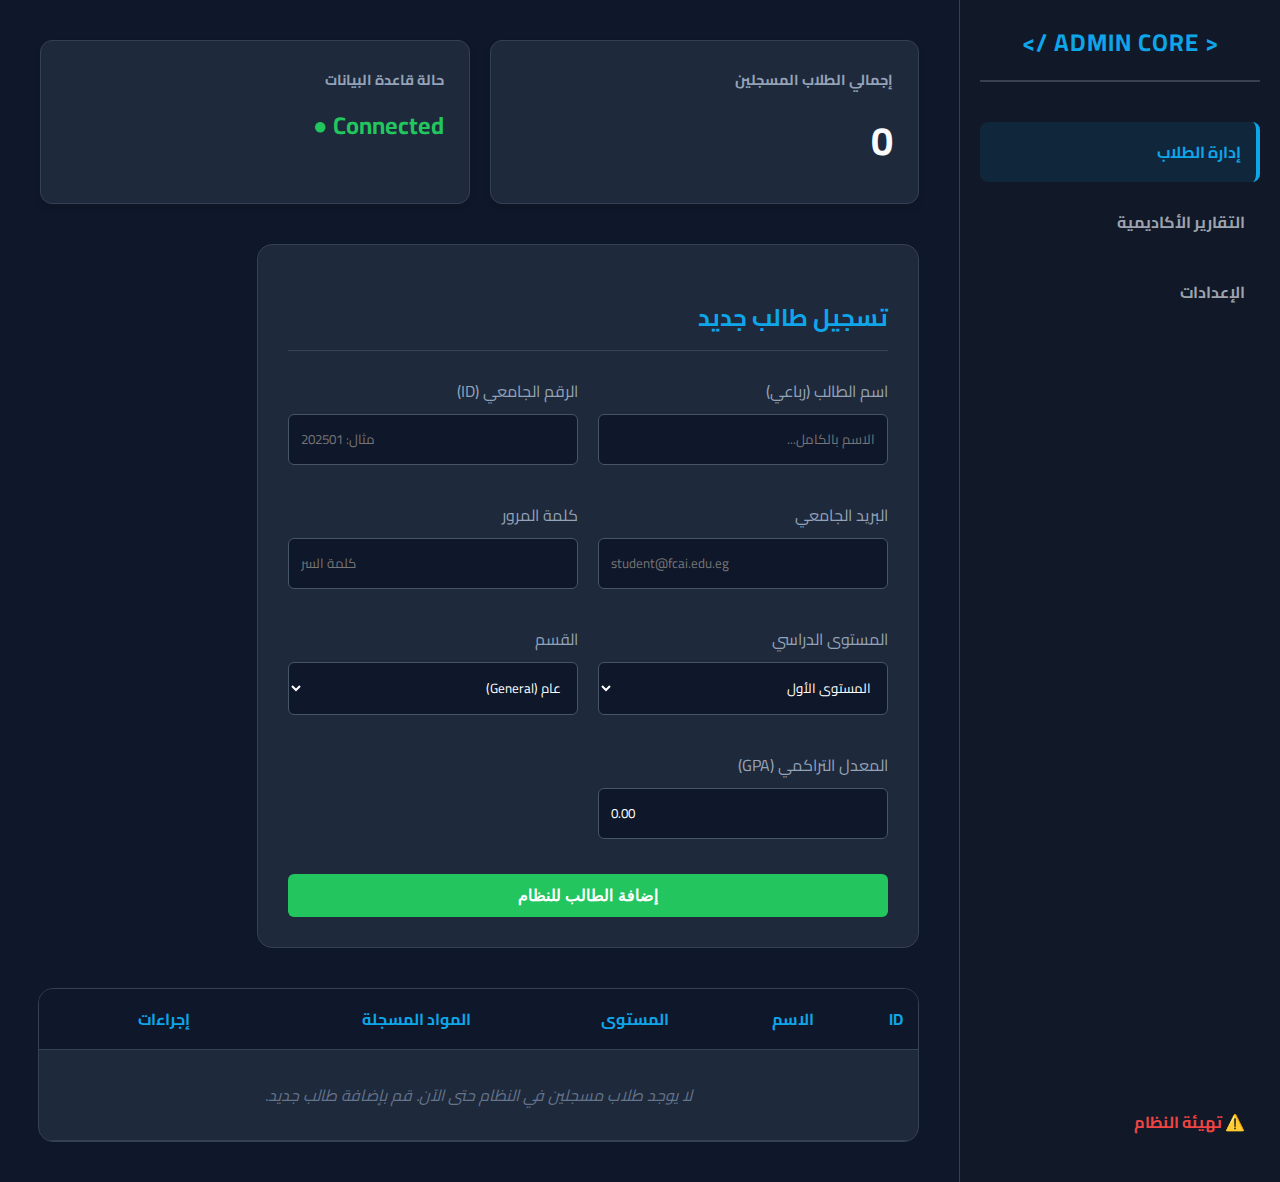
<file: admin.html>
<!DOCTYPE html>
<html lang="ar" dir="rtl">
<head>
    <meta charset="UTF-8">
    <meta name="viewport" content="width=device-width, initial-scale=1.0">
    <title>لوحة تحكم المسؤول | System Admin</title>
    <link href="https://fonts.googleapis.com/css2?family=Cairo:wght@400;700&display=swap" rel="stylesheet">
    
    <link rel="stylesheet" href="style.css">
    
    <style>
        /* --- CSS SYSTEM CORE (كما في نسختك الأصلية) --- */
        :root {
            --admin-bg: #0f172a;
            --panel-bg: #1e293b;
            --accent: #0ea5e9;
            --danger: #ef4444;
            --success: #22c55e;
            --text: #f8fafc;
        }

        body {
            font-family: 'Cairo', sans-serif;
            background-color: var(--admin-bg);
            color: var(--text);
            margin: 0;
            display: flex;
            min-height: 100vh;
            overflow-x: hidden;
        }

        /* Sidebar Styling */
        .sidebar {
            width: 280px;
            background: #111827;
            border-left: 1px solid #374151;
            padding: 20px;
            display: flex;
            flex-direction: column;
            flex-shrink: 0;
        }

        .system-logo {
            font-size: 1.5rem;
            color: var(--accent);
            font-weight: bold;
            margin-bottom: 40px;
            text-align: center;
            letter-spacing: 1px;
            border-bottom: 2px solid #374151;
            padding-bottom: 15px;
        }

        .menu-item {
            padding: 15px;
            cursor: pointer;
            border-radius: 8px;
            transition: 0.3s;
            color: #9ca3af;
            margin-bottom: 10px;
            font-weight: bold;
        }

        .menu-item:hover, .menu-item.active {
            background: rgba(14, 165, 233, 0.1);
            color: var(--accent);
            border-right: 4px solid var(--accent);
        }

        /* Main Content */
        .main-panel {
            flex: 1;
            padding: 40px;
            overflow-y: auto;
            background-color: var(--dark-bg); /* استخدام المتغير العام */
        }

        .header-stats {
            display: grid;
            grid-template-columns: repeat(auto-fit, minmax(250px, 1fr));
            gap: 20px;
            margin-bottom: 40px;
        }

        .stat-box {
            background: var(--panel-bg);
            padding: 25px;
            border-radius: 12px;
            border: 1px solid #334155;
            box-shadow: 0 4px 6px rgba(0,0,0,0.1);
        }

        .stat-box h3 { margin: 0; font-size: 0.9rem; color: #94a3b8; }
        .stat-box .number { font-size: 2.5rem; font-weight: bold; margin-top: 10px; color: var(--text); }

        /* Form Styling */
        .form-container {
            background: var(--panel-bg);
            padding: 30px;
            border-radius: 15px;
            border: 1px solid #374151;
            margin-bottom: 40px;
        }

        .form-title { margin-bottom: 25px; color: var(--accent); border-bottom: 1px solid #374151; padding-bottom: 10px; }

        .form-grid {
            display: grid;
            grid-template-columns: 1fr 1fr;
            gap: 20px;
        }

        .input-group input, .input-group select {
            width: 100%;
            padding: 12px;
            background: #0f172a;
            border: 1px solid #475569;
            color: white;
            border-radius: 6px;
            font-family: 'Cairo';
            box-sizing: border-box;
        }
        
        .ltr-input { direction: ltr; text-align: left; }

        .btn-add {
            background: var(--success);
            color: white;
            border: none;
            padding: 12px 30px;
            border-radius: 6px;
            cursor: pointer;
            font-weight: bold;
            font-size: 1rem;
            margin-top: 20px;
            width: 100%;
            transition: 0.3s;
        }
        .btn-add:hover { background: #16a34a; }

        /* Table Styling */
        .table-container {
            background: var(--panel-bg);
            border-radius: 15px;
            overflow: hidden;
            border: 1px solid #374151;
        }

        table { width: 100%; border-collapse: collapse; }
        thead { background: #0f172a; }
        
        th, td {
            padding: 15px;
            text-align: right;
            border-bottom: 1px solid #334155;
        }

        th { color: var(--accent); font-weight: bold; }
        td { color: #e2e8f0; }
        
        .empty-state {
            text-align: center;
            padding: 30px;
            color: #64748b;
            font-style: italic;
        }

        /* أزرار الإجراءات (حذف + رصد) */
        .btn-action {
            padding: 5px 12px;
            border-radius: 4px;
            cursor: pointer;
            border: 1px solid transparent;
            font-size: 0.9rem;
            margin-left: 5px;
            transition: 0.3s;
        }

        .btn-delete {
            background: rgba(239, 68, 68, 0.1);
            color: var(--danger);
            border-color: var(--danger);
        }
        .btn-delete:hover { background: var(--danger); color: white; }

        /* زر الرصد الجديد */
        .btn-grade {
            background: rgba(14, 165, 233, 0.1);
            color: var(--accent);
            border-color: var(--accent);
        }
        .btn-grade:hover { background: var(--accent); color: white; }

        /* --- تنسيقات نافذة الرصد (الجديدة) --- */
        .grading-table { width: 100%; margin-top: 15px; border-collapse: collapse; }
        .grading-table th { background: #111827; padding: 10px; color: #94a3b8; font-size: 0.9rem; }
        .grading-table td { border-bottom: 1px solid #334155; padding: 10px; }
        
        .grade-input {
            width: 80px;
            padding: 5px;
            text-align: center;
            border-radius: 4px;
            border: 1px solid #475569;
            background: #0f172a;
            color: white;
            font-weight: bold;
        }
        .grade-input:focus { border-color: var(--accent); outline: none; }

        @media (max-width: 768px) {
            body { flex-direction: column; }
            .sidebar { width: 100%; padding: 10px; }
            .form-grid { grid-template-columns: 1fr; }
            .main-panel { padding: 15px; }
            .table-container { overflow-x: auto; }
        }
    </style>
</head>
<body>

    <aside class="sidebar">
        <div class="system-logo">&lt; ADMIN CORE /&gt;</div>
        <div class="menu-item active">إدارة الطلاب</div>
        <div class="menu-item">التقارير الأكاديمية</div>
        <div class="menu-item">الإعدادات</div>
        <div class="menu-item" style="margin-top: auto; color: var(--danger);" onclick="resetSystem()">⚠️ تهيئة النظام</div>
    </aside>

    <main class="main-panel">
        
        <div class="header-stats">
            <div class="stat-box">
                <h3>إجمالي الطلاب المسجلين</h3>
                <div class="number" id="total-students">0</div>
            </div>
            <div class="stat-box">
                <h3>حالة قاعدة البيانات</h3>
                <div class="number" style="color: var(--success); font-size: 1.5rem;">Connected ●</div>
            </div>
        </div>

        <div class="form-container">
            <h2 class="form-title">تسجيل طالب جديد</h2>
            <form id="addStudentForm">
                <div class="form-grid">
                    <div class="input-group">
                        <label>اسم الطالب (رباعي)</label>
                        <input type="text" id="newName" placeholder="الاسم بالكامل..." required>
                    </div>
                    <div class="input-group">
                        <label>الرقم الجامعي (ID)</label>
                        <input type="number" id="newId" class="ltr-input" placeholder="مثال: 202501" required>
                    </div>
                    <div class="input-group">
                        <label>البريد الجامعي</label>
                        <input type="email" id="newEmail" class="ltr-input" placeholder="student@fcai.edu.eg" required>
                    </div>
                    <div class="input-group">
                        <label>كلمة المرور</label>
                        <input type="text" id="newPassword" class="ltr-input" placeholder="كلمة السر" required>
                    </div>
                    <div class="input-group">
                        <label>المستوى الدراسي</label>
                        <select id="newLevel">
                            <option value="المستوى الأول">المستوى الأول</option>
                            <option value="المستوى الثاني">المستوى الثاني</option>
                            <option value="المستوى الثالث">المستوى الثالث</option>
                            <option value="المستوى الرابع">المستوى الرابع</option>
                        </select>
                    </div>
                    <div class="input-group">
                        <label>القسم</label>
                        <select id="newDept">
                            <option value="General">عام (General)</option>
                            <option value="CS">علوم حاسب (CS)</option>
                            <option value="IS">نظم معلومات (IS)</option>
                            <option value="AI">ذكاء اصطناعي (AI)</option>
                        </select>
                    </div>
                    <div class="input-group">
                        <label>المعدل التراكمي (GPA)</label>
                        <input type="number" id="newGpa" class="ltr-input" step="0.01" placeholder="0.00" value="0.00">
                    </div>
                </div>
                <button type="submit" class="btn-add">إضافة الطالب للنظام</button>
            </form>
        </div>

        <div class="table-container">
            <table>
                <thead>
                    <tr>
                        <th>ID</th>
                        <th>الاسم</th>
                        <th>المستوى</th>
                        <th>المواد المسجلة</th> <th>إجراءات</th>
                    </tr>
                </thead>
                <tbody id="studentsTableBody">
                    </tbody>
            </table>
        </div>
    </main>

    <div id="gradingModal" class="custom-modal" style="display: none;">
        <div class="modal-content" style="width: 500px; max-width: 95%;">
            <h3 id="gradingTitle" style="color: var(--accent);">رصد الدرجات</h3>
            <p id="studentNameDisplay" style="color: #94a3b8; font-size: 0.9rem;">...</p>
            
            <div id="gradingContent">
                </div>

            <div style="margin-top: 20px; display: flex; gap: 10px;">
                <button class="modal-btn" onclick="saveGradesForStudent()">حفظ الدرجات</button>
                <button class="modal-btn" style="background: #334155;" onclick="closeGradingModal()">إلغاء</button>
            </div>
        </div>
    </div>

    <div id="alertModal" class="custom-modal">
        <div class="modal-content">
            <h3 id="modalTitle">تنبيه</h3>
            <p id="modalMessage">...</p>
            <button class="modal-btn" onclick="closeModal()">حسناً</button>
        </div>
    </div>

    <script>
        // --- System Logic ---

        const DB_KEY = 'fcai_students_db';

        // تعريف أسماء المواد للعرض فقط
        const courseNames = {
            'CS101': 'مقدمة حاسب', 'MATH1': 'رياضيات 1', 'IS201': 'نظم معلومات',
            'LOGIC': 'تفكير منطقي', 'ENG1': 'لغة إنجليزية', 'PHYS': 'فيزياء'
        };

        let currentGradingStudentId = null;

        // 1. التهيئة (بدون بيانات وهمية كما طلبت)
        function initSystem() {
            if (!localStorage.getItem(DB_KEY)) {
                localStorage.setItem(DB_KEY, JSON.stringify([])); 
            }
            renderTable();
        }

        // 2. جلب البيانات
        function getData() {
            return JSON.parse(localStorage.getItem(DB_KEY)) || [];
        }

        // 3. حفظ البيانات
        function saveData(data) {
            localStorage.setItem(DB_KEY, JSON.stringify(data));
            renderTable();
        }

        // 4. عرض الجدول (تم تحديثه لإضافة زر الرصد وعمود المواد)
        function renderTable() {
            const students = getData();
            const tbody = document.getElementById('studentsTableBody');
            const counter = document.getElementById('total-students');
            
            tbody.innerHTML = ''; 
            counter.innerText = students.length;

            if (students.length === 0) {
                tbody.innerHTML = `<tr><td colspan="5" class="empty-state">لا يوجد طلاب مسجلين في النظام حتى الآن. قم بإضافة طالب جديد.</td></tr>`;
                return;
            }

            students.forEach((student) => {
                const coursesCount = student.registeredCourses ? student.registeredCourses.length : 0;
                // عرض حالة التسجيل
                let coursesStatus = coursesCount > 0 
                    ? `<span style="color: var(--success); font-weight:bold;">${coursesCount} مواد</span>` 
                    : `<span style="color: var(--danger); font-size:0.9rem;">لم يسجل</span>`;

                const row = `
                    <tr>
                        <td class="ltr-input">${student.id}</td>
                        <td>${student.fullName}</td>
                        <td><span style="background:#334155; padding:2px 8px; border-radius:4px;">${student.level}</span></td>
                        <td>${coursesStatus}</td>
                        <td>
                            <button class="btn-action btn-grade" onclick="openGrading('${student.id}')">📝 رصد</button>
                            <button class="btn-action btn-delete" onclick="deleteStudent('${student.id}')">🗑️</button>
                        </td>
                    </tr>
                `;
                tbody.innerHTML += row;
            });
        }

        // 5. منطق فتح نافذة الرصد (جديد)
        function openGrading(id) {
            const students = getData();
            const student = students.find(s => s.id === id);
            
            // حماية: هل الطالب سجل مواد أصلاً؟
            if (!student.registeredCourses || student.registeredCourses.length === 0) {
                showModal('تنبيه', 'هذا الطالب لم يقم بتسجيل أي مواد دراسية حتى الآن!', false);
                return;
            }

            currentGradingStudentId = id;
            document.getElementById('studentNameDisplay').innerText = `الطالب: ${student.fullName}`;
            
            const container = document.getElementById('gradingContent');
            let html = `<table class="grading-table"><thead><tr><th>المادة</th><th>الدرجة (من 100)</th></tr></thead><tbody>`;
            
            const existingGrades = student.grades || {}; // جلب الدرجات القديمة لو موجودة

            student.registeredCourses.forEach(courseCode => {
                const courseName = courseNames[courseCode] || courseCode;
                const oldGrade = existingGrades[courseCode] || '';
                
                html += `
                    <tr>
                        <td>${courseName} <span style="font-size:0.8rem; color:#94a3b8;">(${courseCode})</span></td>
                        <td><input type="number" class="grade-input" id="grade_${courseCode}" value="${oldGrade}" min="0" max="100" placeholder="-"></td>
                    </tr>
                `;
            });
            html += `</tbody></table>`;
            container.innerHTML = html;

            document.getElementById('gradingModal').style.display = 'flex';
        }

        // 6. حفظ الدرجات (جديد)
        function saveGradesForStudent() {
            const students = getData();
            const index = students.findIndex(s => s.id === currentGradingStudentId);
            
            if (index !== -1) {
                const student = students[index];
                const gradesObj = {};
                let isValid = true;

                student.registeredCourses.forEach(code => {
                    const val = document.getElementById(`grade_${code}`).value;
                    if (val !== '') {
                        if(val < 0 || val > 100) isValid = false;
                        gradesObj[code] = parseInt(val);
                    }
                });

                if(!isValid) {
                    alert("الدرجة يجب أن تكون بين 0 و 100");
                    return;
                }

                student.grades = gradesObj; // حفظ الدرجات في بيانات الطالب
                
                students[index] = student;
                saveData(students);

                closeGradingModal();
                showModal('تم الحفظ', 'تم رصد الدرجات بنجاح!', true);
            }
        }

        function closeGradingModal() { document.getElementById('gradingModal').style.display = 'none'; }

        // 7. إضافة طالب (نفس كودك السابق)
        document.getElementById('addStudentForm').addEventListener('submit', function(e) {
            e.preventDefault();

            const newStudent = {
                id: document.getElementById('newId').value,
                fullName: document.getElementById('newName').value,
                email: document.getElementById('newEmail').value,
                password: document.getElementById('newPassword').value,
                level: document.getElementById('newLevel').value,
                dept: document.getElementById('newDept').value,
                gpa: document.getElementById('newGpa').value,
                registeredCourses: [], // مصفوفة فارغة للمواد
                grades: {} // كائن فارغ للدرجات
            };

            const currentData = getData();
            
            if(currentData.some(s => s.id === newStudent.id)) {
                showModal('خطأ', 'هذا الرقم الجامعي مسجل بالفعل!', false);
                return;
            }

            currentData.push(newStudent);
            saveData(currentData);
            
            showModal('تم بنجاح', 'تمت إضافة الطالب لقاعدة البيانات.', true);
            this.reset(); 
        });

        // 8. حذف طالب
        function deleteStudent(id) {
            if(confirm('هل أنت متأكد من حذف هذا السجل نهائياً؟')) {
                let data = getData();
                data = data.filter(s => s.id !== id);
                saveData(data);
                showModal('تم الحذف', 'تم حذف بيانات الطالب من النظام.', true);
            }
        }

        // 9. تهيئة النظام
        function resetSystem() {
            if(confirm('تحذير شديد: سيتم مسح جميع بيانات الطلاب! هل أنت متأكد؟')) {
                localStorage.removeItem(DB_KEY);
                location.reload();
            }
        }

        // دوال النافذة المنبثقة
        function showModal(title, message, isSuccess) {
            const modal = document.getElementById('alertModal');
            const titleElem = document.getElementById('modalTitle');
            const msgElem = document.getElementById('modalMessage');
            
            titleElem.innerText = title;
            msgElem.innerText = message;
            
            if (isSuccess) {
                titleElem.style.color = '#22c55e';
            } else {
                titleElem.style.color = '#ef4444';
            }
            modal.style.display = 'flex';
        }

        function closeModal() {
            document.getElementById('alertModal').style.display = 'none';
        }

        // تشغيل النظام
        initSystem();
    </script>
</body>
</html>
</file>
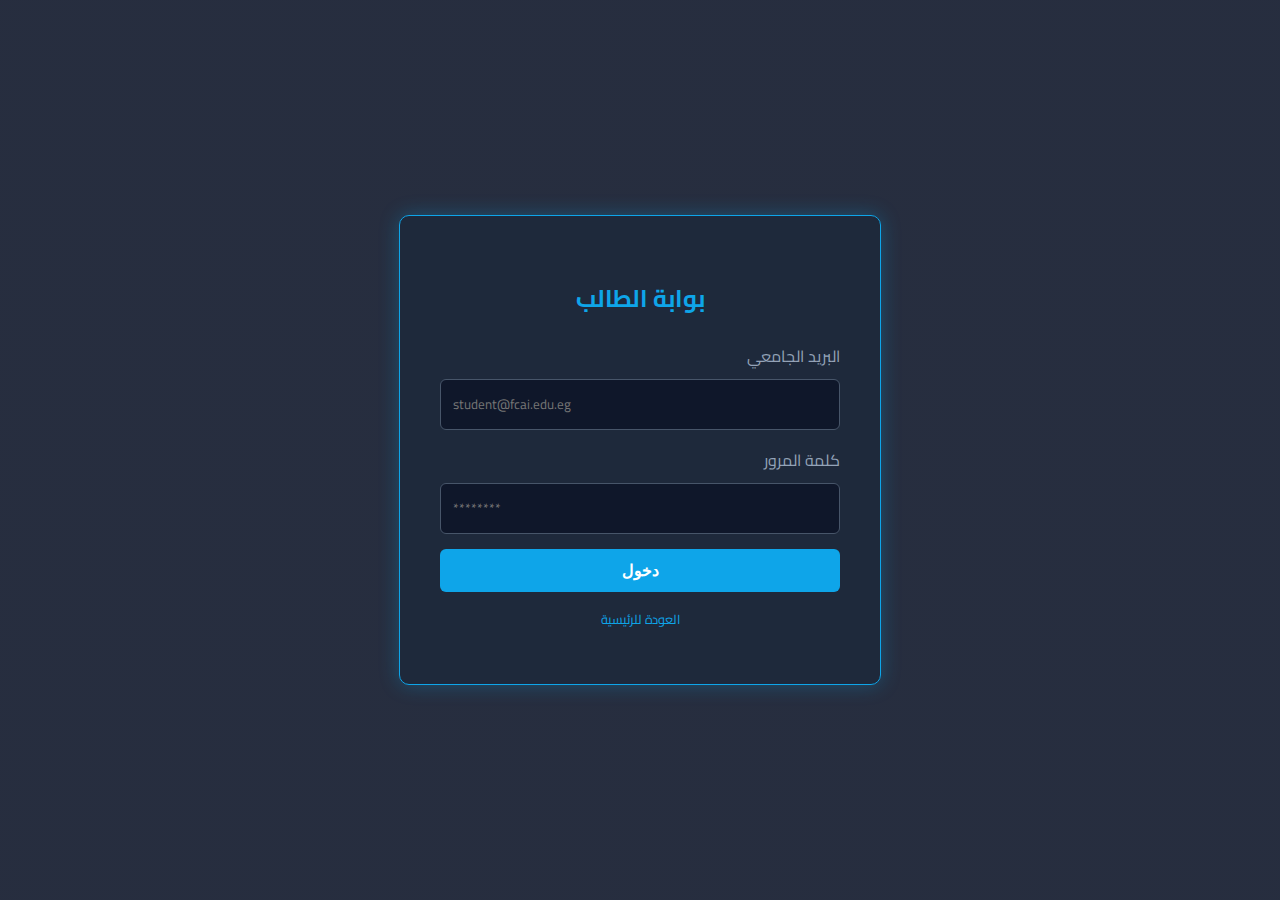
<file: dashboard.html>
<!DOCTYPE html>
<html lang="ar" dir="rtl">
<head>
    <meta charset="UTF-8">
    <meta name="viewport" content="width=device-width, initial-scale=1.0">
    <title>لوحة التحكم | FCAI Portal</title>
    <link href="https://fonts.googleapis.com/css2?family=Cairo:wght@400;700&display=swap" rel="stylesheet">
    <link rel="stylesheet" href="style.css">
    
    <style>
        /* إضافة بسيطة لإخفاء input الملفات */
        #fileInput { display: none; }
    </style>
</head>
<body>

    <div class="dashboard-container">
        <aside class="sidebar">
            <div class="user-profile">
                <div class="avatar-wrapper" onclick="triggerUpload()">
                    <img id="profileImage" class="user-avatar" src="" style="display: none;">
                    <div id="avatarLetter" class="user-avatar">?</div>
                    <div class="avatar-overlay">📷</div>
                </div>
                
                <input type="file" id="fileInput" accept="image/*" onchange="handleImageUpload(event)">

                <h3 id="display-name" style="color: white; font-size: 1rem;">...</h3>
                <span id="display-id" style="color: var(--primary-color); font-size: 0.9rem;">---</span>
            </div>
            
            <ul>
                <li><a onclick="showSection('profile')" id="btn-profile" class="active">📊 الملف الرئيسي</a></li>
                <li><a onclick="showSection('registration')" id="btn-registration">📝 تسجيل المواد</a></li>
                <li><a onclick="showSection('results')" id="btn-results">🏆 النتائج الدراسية</a></li>
                <li><a onclick="showSection('settings')" id="btn-settings">⚙️ الإعدادات</a></li>
                <li style="margin-top: 30px;"><a onclick="logout()" style="color: #ef4444;">🚪 تسجيل خروج</a></li>
            </ul>
        </aside>

        <main class="main-content">
            
            <section id="profile" class="dashboard-section active-section">
                <h1 style="margin-bottom: 20px;">أهلاً بك، <span id="welcome-name" style="color: var(--primary-color);">طالب</span></h1>
                
                <div class="stats-grid">
                    <div class="stat-card">
                        <h3>المرحلة الدراسية</h3>
                        <div class="value" id="display-level">...</div>
                    </div>
                    <div class="stat-card">
                        <h3>المعدل التراكمي (GPA)</h3>
                        <div class="value" id="display-gpa" style="color: var(--accent);">0.00</div>
                    </div>
                    <div class="stat-card">
                        <h3>المواد المسجلة</h3>
                        <div class="value" id="display-registered-count">0</div>
                    </div>
                </div>

                <div class="card" style="background: rgba(34, 197, 94, 0.1); border: 1px solid #22c55e;">
                    <h3 style="color: #22c55e;">✅ حالة الحساب</h3>
                    <p>الحساب نشط. يمكنك الآن تحديث صورتك الشخصية وتغيير كلمة المرور من الإعدادات.</p>
                </div>
            </section>

            <section id="registration" class="dashboard-section">
                <h2 style="margin-bottom: 20px; border-bottom: 1px solid #334155; padding-bottom: 10px;">تسجيل المواد (الفصل الأول)</h2>
                <div class="course-list" id="coursesContainer"></div>
                <div class="reg-footer">
                    <div class="total-hours">إجمالي الساعات: <span id="total-credits">0</span> / 18</div>
                    <button class="btn-save" onclick="saveRegistration()">حفظ التسجيل</button>
                </div>
            </section>

            <section id="results" class="dashboard-section">
                <h2 style="margin-bottom: 20px;">النتائج الدراسية</h2>
                <div id="resultsContent"></div>
            </section>

                        <section id="settings" class="dashboard-section">
                <h2 style="margin-bottom: 20px;">الإعدادات العامة</h2>
                
                <div id="settings-main-view">
                    
                    <div class="settings-menu-item" onclick="openPasswordSettings()">
                        <div class="settings-icon-wrapper">
                            <div class="settings-icon">🔒</div>
                            <div class="settings-text">
                                <h4>الأمان وكلمة المرور</h4>
                                <p>تغيير كلمة المرور وتأمين الحساب</p>
                            </div>
                        </div>
                        <div class="arrow-icon">❮</div>
                    </div>

                    <div class="settings-menu-item" onclick="alert('سيتوفر قريباً')">
                        <div class="settings-icon-wrapper">
                            <div class="settings-icon">🔔</div>
                            <div class="settings-text">
                                <h4>الإشعارات</h4>
                                <p>تخصيص تنبيهات النظام</p>
                            </div>
                        </div>
                        <div class="arrow-icon">❮</div>
                    </div>

                </div>

                <div id="password-form-view" style="display: none;">
                    
                    <button class="btn-back-settings" onclick="backToSettingsMenu()">
                        ❯ رجوع للقائمة
                    </button>

                    <div class="settings-form">
                        <h3>تغيير كلمة المرور</h3>
                        <form onsubmit="changePassword(event)">
                            <div class="form-group">
                                <label>كلمة المرور الحالية</label>
                                <input type="password" id="currentPass" placeholder="أدخل كلمة المرور الحالية" required>
                            </div>
                            <div class="form-group">
                                <label>كلمة المرور الجديدة</label>
                                <input type="password" id="newPass" placeholder="أدخل كلمة المرور الجديدة" required>
                            </div>
                            <div class="form-group">
                                <label>تأكيد كلمة المرور الجديدة</label>
                                <input type="password" id="confirmPass" placeholder="أعد كتابة كلمة المرور" required>
                            </div>
                            <button type="submit" class="btn-update">حفظ التغييرات</button>
                        </form>
                    </div>
                </div>

            </section>

                    </form>
                </div>
            </section>

        </main>
    </div>

    <div id="alertModal" class="custom-modal">
        <div class="modal-content">
            <h3 id="modalTitle">تنبيه</h3>
            <p id="modalMessage">...</p>
            <button class="modal-btn" onclick="closeModal()">حسناً</button>
        </div>
    </div>

    <script>
        const DB_KEY = 'fcai_students_db';
        let currentUser = null;

        const availableCourses = [
            { code: 'CS101', name: 'مقدمة في علوم الحاسب', credits: 3 },
            { code: 'CS102', name: 'مبادئ برمجة', credits: 3 },
            { code: 'BS101', name: 'رياضيات - 1', credits: 3 },
            { code: 'BS102', name: 'مقدمة في فيزياء', credits: 3 },
            { code: 'HM101', name: 'لغة إنجليزية (1)', credits: 2 },
            { code: 'HM102', name: 'الإبداع وريادة الأعمال', credits: 2 }
        ];

        window.onload = function() {
            loadUserData();
            renderCourses();
            renderResults();
        };

        function loadUserData() {
            const email = JSON.parse(localStorage.getItem('currentUser'))?.email;
            const allStudents = JSON.parse(localStorage.getItem(DB_KEY)) || [];
            currentUser = allStudents.find(s => s.email === email);
            if (!currentUser) { window.location.href = 'login.html'; return; }

            calculateRealGPA();

            // عرض البيانات النصية
            document.getElementById('display-name').innerText = currentUser.fullName;
            document.getElementById('welcome-name').innerText = currentUser.fullName.split(" ")[0];
            document.getElementById('display-id').innerText = "ID: " + currentUser.id;
            document.getElementById('display-level').innerText = currentUser.level;
            document.getElementById('display-gpa').innerText = currentUser.gpa || "0.00";

            // --- عرض الصورة الشخصية ---
            const imgElem = document.getElementById('profileImage');
            const letterElem = document.getElementById('avatarLetter');

            if (currentUser.profileImage) {
                // لو فيه صورة، اعرضها واخفِ الحرف
                imgElem.src = currentUser.profileImage;
                imgElem.style.display = 'block';
                letterElem.style.display = 'none';
            } else {
                // لو مفيش صورة، اعرض الحرف واخفِ الصورة
                imgElem.style.display = 'none';
                letterElem.style.display = 'flex';
                letterElem.innerText = currentUser.fullName.charAt(0);
            }
            
            const count = currentUser.registeredCourses ? currentUser.registeredCourses.length : 0;
            document.getElementById('display-registered-count').innerText = count + " مواد";
        }

        // --- دوال رفع الصورة ---
        function triggerUpload() {
            document.getElementById('fileInput').click();
        }

        function handleImageUpload(event) {
            const file = event.target.files[0];
            if (!file) return;

            // تحويل الصورة لنص (Base64) عشان نحفظها في الذاكرة
            const reader = new FileReader();
            reader.onload = function(e) {
                const base64Image = e.target.result;
                
                // تحديث المستخدم الحالي
                currentUser.profileImage = base64Image;
                
                // تحديث قاعدة البيانات
                updateDatabase(currentUser);
                
                // إعادة تحميل البيانات لعرض الصورة فوراً
                loadUserData();
                showModal('تم', 'تم تحديث الصورة الشخصية بنجاح!', true);
            };
            reader.readAsDataURL(file);
        }

        // --- دوال تغيير كلمة المرور ---
        function changePassword(e) {
            e.preventDefault();
            const currentPass = document.getElementById('currentPass').value;
            const newPass = document.getElementById('newPass').value;
            const confirmPass = document.getElementById('confirmPass').value;

            if (currentPass !== currentUser.password) {
                showModal('خطأ', 'كلمة المرور الحالية غير صحيحة!', false);
                return;
            }
            if (newPass.length < 4) {
                showModal('خطأ', 'كلمة المرور الجديدة ضعيفة جداً.', false);
                return;
            }
            if (newPass !== confirmPass) {
                showModal('خطأ', 'كلمة المرور الجديدة غير متطابقة.', false);
                return;
            }

            // تحديث الباسورد
            currentUser.password = newPass;
            updateDatabase(currentUser);
            
            // تفريغ الفورم
            e.target.reset();
            showModal('تم بنجاح', 'تم تغيير كلمة المرور. يرجى تذكرها جيداً.', true);
        }

        // دالة مساعدة لتحديث قاعدة البيانات
        function updateDatabase(updatedUser) {
            let allStudents = JSON.parse(localStorage.getItem(DB_KEY)) || [];
            const index = allStudents.findIndex(s => s.id === updatedUser.id);
            if (index !== -1) {
                allStudents[index] = updatedUser;
                localStorage.setItem(DB_KEY, JSON.stringify(allStudents));
                localStorage.setItem('currentUser', JSON.stringify(updatedUser));
            }
        }

        // --- باقي الدوال (GPA, Results, etc.) ---
        function calculateRealGPA() {
            if (!currentUser.grades || Object.keys(currentUser.grades).length === 0) return;
            let totalPoints = 0, totalHours = 0;
            for (const [courseCode, score] of Object.entries(currentUser.grades)) {
                const course = availableCourses.find(c => c.code === courseCode);
                if (course) {
                    let points = 0;
                    if (score >= 90) points = 4.0;
                    else if (score >= 85) points = 3.7;
                    else if (score >= 80) points = 3.3;
                    else if (score >= 75) points = 3.0;
                    else if (score >= 70) points = 2.7;
                    else if (score >= 65) points = 2.3;
                    else if (score >= 60) points = 2.0;
                    else if (score >= 50) points = 1.0;
                    totalPoints += points * course.credits;
                    totalHours += course.credits;
                }
            }
            if (totalHours > 0) currentUser.gpa = (totalPoints / totalHours).toFixed(2);
        }

        function renderResults() {
            const container = document.getElementById('resultsContent');
            const grades = currentUser.grades || {};
            if (Object.keys(grades).length === 0) {
                container.innerHTML = `<div class="card" style="text-align: center; padding: 40px;"><h1 style="font-size: 3rem;">⏳</h1><h3>لم يتم رصد درجات بعد</h3></div>`;
                return;
            }
            let html = `<table class="results-table"><thead><tr><th>المادة</th><th>الساعات</th><th>الدرجة</th><th>التقدير</th></tr></thead><tbody>`;
            for (const [code, score] of Object.entries(grades)) {
                const course = availableCourses.find(c => c.code === code);
                const courseName = course ? course.name : code;
                const credits = course ? course.credits : '-';
                let gradeLetter = 'F', gradeClass = 'grade-F';
                if (score >= 90) { gradeLetter = 'A+'; gradeClass = 'grade-A'; }
                else if (score >= 85) { gradeLetter = 'A'; gradeClass = 'grade-A'; }
                else if (score >= 75) { gradeLetter = 'B'; gradeClass = 'grade-B'; }
                else if (score >= 65) { gradeLetter = 'C'; gradeClass = 'grade-C'; }
                else if (score >= 50) { gradeLetter = 'D'; gradeClass = 'grade-D'; }
                html += `<tr><td>${courseName} <br><span style="font-size:0.8rem; color:#94a3b8;">${code}</span></td><td>${credits}</td><td style="font-weight:bold; color:white;">${score}</td><td><span class="grade-badge ${gradeClass}">${gradeLetter}</span></td></tr>`;
            }
            html += `</tbody></table>`;
            container.innerHTML = html;
        }

        function showSection(sectionId) {
            document.querySelectorAll('.dashboard-section').forEach(sec => sec.classList.remove('active-section'));
            document.querySelectorAll('.sidebar a').forEach(btn => btn.classList.remove('active'));
            document.getElementById(sectionId).classList.add('active-section');
            document.getElementById('btn-' + sectionId).classList.add('active');
        }

        function renderCourses() {
            const container = document.getElementById('coursesContainer');
            container.innerHTML = '';
            const myCourses = currentUser.registeredCourses || [];
            availableCourses.forEach(course => {
                const isChecked = myCourses.includes(course.code) ? 'checked' : '';
                const html = `
                    <div class="course-item">
                        <div class="course-info">
                            <h4>${course.name}</h4>
                            <span>${course.code} <span class="credit-badge">${course.credits} ساعات</span></span>
                        </div>
                        <input type="checkbox" class="course-checkbox" value="${course.code}" data-credits="${course.credits}" onchange="calculateTotal()" ${isChecked}>
                    </div>
                `;
                container.innerHTML += html;
            });
            calculateTotal();
        }

        function calculateTotal() {
            let total = 0;
            document.querySelectorAll('.course-checkbox:checked').forEach(box => total += parseInt(box.getAttribute('data-credits')));
            const display = document.getElementById('total-credits');
            display.innerText = total;
            display.style.color = total > 18 ? '#ef4444' : '#22c55e';
        }

        function saveRegistration() {
            let total = parseInt(document.getElementById('total-credits').innerText);
            if (total === 0) { showModal('تنبيه', 'يجب اختيار مادة واحدة على الأقل!', false); return; }
            if (total > 18) { showModal('خطأ', 'لا يمكن تجاوز 18 ساعة!', false); return; }
            const selectedCodes = [];
            document.querySelectorAll('.course-checkbox:checked').forEach(box => selectedCodes.push(box.value));
            
            // استخدام دالة التحديث الموحدة
            currentUser.registeredCourses = selectedCodes;
            updateDatabase(currentUser);
            
            loadUserData();
            showModal('تم الحفظ', 'تم تسجيل المواد بنجاح!', true);
        }

        function logout() { localStorage.removeItem('currentUser'); window.location.href = 'login.html'; }
        function showModal(t, m, s) { document.getElementById('modalTitle').innerText = t; document.getElementById('modalMessage').innerText = m; document.getElementById('modalTitle').style.color = s ? '#22c55e' : '#ef4444'; document.getElementById('alertModal').style.display = 'flex'; }
        function closeModal() { document.getElementById('alertModal').style.display = 'none'; }
        
                // --- دوال التنقل داخل الإعدادات ---
        function openPasswordSettings() {
            // إخفاء القائمة وإظهار الفورم
            document.getElementById('settings-main-view').style.display = 'none';
            document.getElementById('password-form-view').style.display = 'block';
            
            // إضافة تأثير حركي بسيط
            document.getElementById('password-form-view').style.animation = 'fadeIn 0.3s ease';
        }

        function backToSettingsMenu() {
            // العكس: إخفاء الفورم وإظهار القائمة
            document.getElementById('password-form-view').style.display = 'none';
            document.getElementById('settings-main-view').style.display = 'block';
        }

    </script>
</body>
</html>
</file>
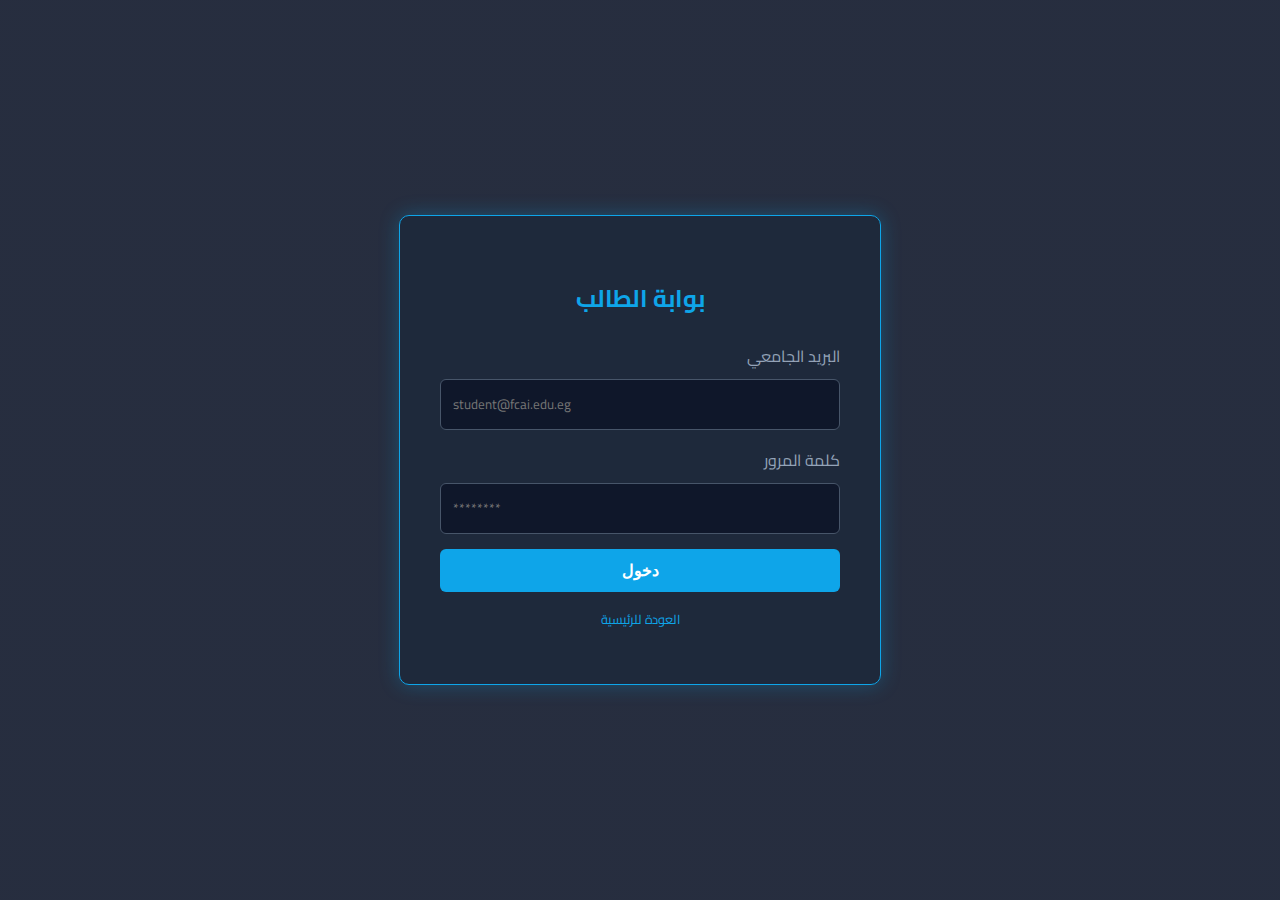
<file: login.html>
<!DOCTYPE html>
<html lang="ar" dir="rtl">
<head>
    <meta charset="UTF-8">
    <meta name="viewport" content="width=device-width, initial-scale=1.0">
    <title>تسجيل دخول الطالب | FCAI</title>
    <link href="https://fonts.googleapis.com/css2?family=Cairo:wght@400;700&display=swap" rel="stylesheet">
    <link rel="stylesheet" href="style.css">
</head>
<body class="login-body">

    <div class="login-box">
        <h2 style="color: var(--primary-color); margin-bottom: 20px;">بوابة الطالب</h2>
        <form id="loginForm">
            <div class="input-group">
                <label>البريد الجامعي</label>
                <input type="email" id="email" placeholder="student@fcai.edu.eg" required>
            </div>
            <div class="input-group">
                <label>كلمة المرور</label>
                <input type="password" id="password" placeholder="********" required>
            </div>
            <button type="submit" class="submit-btn">دخول</button>
        </form>
        <p style="margin-top: 15px; font-size: 0.8rem; color: #64748b;">
            <a href="index.html" style="color: var(--primary-color);">العودة للرئيسية</a>
        </p>
    </div>

    <div id="alertModal" class="custom-modal">
        <div class="modal-content">
            <h3 id="modalTitle">تنبيه</h3>
            <p id="modalMessage">رسالة التنبيه هنا</p>
            <button class="modal-btn" onclick="closeModal()">حسناً</button>
        </div>
    </div>

    <script>
        // --- نظام الاتصال بقاعدة البيانات ---
        const DB_KEY = 'fcai_students_db';

        // دالة عرض النافذة المنبثقة بدلاً من الـ alert العادي
        function showModal(title, message, isSuccess = false) {
            const modal = document.getElementById('alertModal');
            const titleElem = document.getElementById('modalTitle');
            const msgElem = document.getElementById('modalMessage');
            
            titleElem.innerText = title;
            msgElem.innerText = message;
            
            // تغيير لون العنوان حسب الحالة (نجاح أو خطأ)
            if (isSuccess) {
                titleElem.style.color = '#22c55e'; // أخضر للنجاح
            } else {
                titleElem.style.color = '#ef4444'; // أحمر للخطأ
            }

            modal.style.display = 'flex'; // إظهار النافذة
        }

        // إغلاق النافذة
        function closeModal() {
            document.getElementById('alertModal').style.display = 'none';
        }

        // جلب البيانات
        function getStudentsDB() {
            const data = localStorage.getItem(DB_KEY);
            if (!data) {
                // بيانات احتياطية في حالة الطوارئ فقط
                const fallbackData = [
                    { id: "252000", email: "252196@fcai.edu.eg", password: "fcai123", fullName: "Admin", level: "المستوى الأول", gpa: "3.4", dept: "General" }
                ];
                localStorage.setItem(DB_KEY, JSON.stringify(fallbackData));
                return fallbackData;
            }
            return JSON.parse(data);
        }

        // منطق تسجيل الدخول
        document.getElementById('loginForm').addEventListener('submit', function(e) {
            e.preventDefault();
            
            const emailInput = document.getElementById('email').value.trim();
            const passwordInput = document.getElementById('password').value.trim();
            
            const studentsList = getStudentsDB();

            const foundStudent = studentsList.find(student => 
                student.email === emailInput && student.password === passwordInput
            );

            if (foundStudent) {
                // حالة النجاح
                localStorage.setItem('currentUser', JSON.stringify(foundStudent));
                
                // استخدام النافذة الجديدة
                showModal('تم بنجاح', 'مرحباً بك! جاري تحويلك للوحة التحكم...', true);
                
                // الانتظار ثانية ونصف ليرى المستخدم الرسالة ثم التحويل
                setTimeout(() => {
                    window.location.href = 'dashboard.html';
                }, 1500);

            } else {
                // حالة الفشل (تم تعديل الرسالة لتكون آمنة)
                showModal('خطأ في الدخول', 'البريد الإلكتروني أو كلمة المرور غير صحيحة. يرجى المحاولة مرة أخرى.');
            }
        });
    </script>
</body>
</html>
</file>
<file: style.css>
/* =======================================================
   1. المتغيرات والإعدادات العامة (كودك الأصلي)
   ======================================================= */
:root {
    --primary-color: #0ea5e9;
    --dark-bg: #0f172a;
    --card-bg: #1e293b;
    --text-color: #f1f5f9;
    --accent: #22c55e;
    --danger: #ef4444;
}

body {
    font-family: 'Cairo', sans-serif;
    margin: 0;
    padding: 0;
    background-color: var(--dark-bg);
    color: var(--text-color);
    box-sizing: border-box;
}

a { text-decoration: none; color: inherit; }
ul { list-style: none; padding: 0; margin: 0; }

/* =======================================================
   2. الهيدر والصفحة الرئيسية (Landing Page)
   ======================================================= */
header {
    background-color: rgba(15, 23, 42, 0.95);
    padding: 15px 0;
    position: sticky; top: 0; z-index: 1000;
    border-bottom: 2px solid var(--primary-color);
    box-shadow: 0 4px 15px rgba(14, 165, 233, 0.2);
}

.container { width: 90%; margin: auto; display: flex; justify-content: space-between; align-items: center; }
.logo { font-size: 24px; font-weight: bold; color: var(--primary-color); letter-spacing: 1px; cursor: pointer; }
nav ul { display: flex; align-items: center; }
nav ul li { margin-right: 25px; }
nav a { color: white; font-weight: bold; transition: 0.3s; }
nav a:hover { color: var(--primary-color); }

.login-btn { background: var(--primary-color); color: white; padding: 8px 20px; border-radius: 5px; font-weight: bold; transition: 0.3s; }
.login-btn:hover { background: #0284c7; }
.mobile-only { display: none; }

.hero {
    min-height: 500px; display: flex; align-items: center; justify-content: center; text-align: center; padding: 20px;
    background: radial-gradient(circle, rgba(30,41,59,1) 0%, rgba(15,23,42,1) 100%);
}
.hero h1 { font-size: 3rem; margin-bottom: 15px; }
.highlight { color: var(--primary-color); }
.terminal-box {
    background: #000; color: var(--accent); font-family: 'Courier New', monospace; padding: 20px; width: 80%;
    max-width: 600px; margin: 25px auto; border-radius: 8px; text-align: left; direction: ltr; border: 1px solid #333;
}
.cursor { animation: blink 1s infinite; }
@keyframes blink { 0%, 100% { opacity: 1; } 50% { opacity: 0; } }

.departments { padding: 60px 0; }
.section-title { text-align: center; margin-bottom: 40px; font-size: 2rem; color: var(--primary-color); }
.grid { display: grid; grid-template-columns: repeat(auto-fit, minmax(250px, 1fr)); gap: 20px; width: 90%; margin: auto; padding-bottom: 40px; }
.card { background: var(--card-bg); padding: 25px; border-radius: 12px; text-align: center; border: 1px solid #334155; transition: 0.3s; }
.card:hover { transform: translateY(-5px); border-color: var(--primary-color); }
.card h3 { color: white; margin-bottom: 10px; }
.card p { color: #94a3b8; font-size: 0.95rem; }
footer { background: #0b1120; text-align: center; padding: 20px; border-top: 1px solid #334155; color: #64748b; }

/* =======================================================
   3. صفحة تسجيل الدخول (Login)
   ======================================================= */
.login-body {
    min-height: 100vh; display: flex; justify-content: center; align-items: center;
    background: linear-gradient(rgba(15,23,42,0.9), rgba(15,23,42,0.9)), url('https://source.unsplash.com/random/1920x1080/?code,computer');
    background-size: cover; background-attachment: fixed;
}
.login-box {
    background: rgba(30, 41, 59, 0.95); padding: 40px; border-radius: 10px;
    box-shadow: 0 0 20px rgba(14, 165, 233, 0.3); border: 1px solid var(--primary-color);
    width: 90%; max-width: 400px; text-align: center;
}

/* =======================================================
   4. تنسيقات الداشبورد (الهيكل العام)
   ======================================================= */
.dashboard-container { display: flex; min-height: 100vh; }
.main-content, .main-panel { flex: 1; padding: 30px; overflow-y: auto; background-color: var(--dark-bg); }

/* القائمة الجانبية */
.sidebar {
    width: 260px; background: #111827; border-left: 1px solid #334155;
    padding: 20px; display: flex; flex-direction: column; flex-shrink: 0;
}
.system-logo { font-size: 1.5rem; color: var(--primary-color); font-weight: bold; text-align: center; margin-bottom: 30px; }
.sidebar li { margin-bottom: 10px; }
.sidebar a, .menu-item {
    color: #94a3b8; text-decoration: none; font-size: 1rem; display: flex; padding: 12px;
    border-radius: 8px; transition: 0.3s; cursor: pointer; align-items: center; gap: 10px; font-weight: bold;
}
.sidebar a:hover, .sidebar a.active, .menu-item:hover, .menu-item.active {
    background: rgba(14, 165, 233, 0.1); color: var(--primary-color); border-right: 3px solid var(--primary-color);
}

/* =======================================================
   🚨 5. أهم جزء: ميكانيكا التبويبات (Tab Logic) 🚨
   هذا هو الجزء الذي كان ناقصاً وهو المسؤول عن إخفاء وإظهار الصفحات
   ======================================================= */
.dashboard-section {
    display: none; /* إخفاء جميع الأقسام افتراضياً */
    animation: fadeIn 0.4s ease;
}

.dashboard-section.active-section {
    display: block; /* إظهار القسم النشط فقط */
}

@keyframes fadeIn {
    from { opacity: 0; transform: translateY(10px); }
    to { opacity: 1; transform: translateY(0); }
}

/* =======================================================
   6. البروفايل والصور (Profile & Avatar)
   ======================================================= */
.user-profile { text-align: center; padding-bottom: 20px; border-bottom: 1px solid #334155; margin-bottom: 20px; }
.avatar-wrapper {
    position: relative; width: 80px; height: 80px; margin: 0 auto 10px; cursor: pointer;
    border-radius: 50%; overflow: hidden; border: 2px solid var(--primary-color); background: var(--primary-color);
}
.user-avatar { width: 100%; height: 100%; object-fit: cover; display: flex; align-items: center; justify-content: center; font-size: 2rem; color: white; font-weight: bold; }
.avatar-overlay {
    position: absolute; top: 0; left: 0; width: 100%; height: 100%; background: rgba(0, 0, 0, 0.6);
    display: none; align-items: center; justify-content: center; color: white; font-size: 1.5rem;
}
.avatar-wrapper:hover .avatar-overlay { display: flex; }

/* =======================================================
   7. النماذج والحقول (Forms & Inputs)
   ======================================================= */
.form-container, .settings-form {
    background: var(--card-bg); padding: 30px; border-radius: 15px; border: 1px solid #374151;
    margin-bottom: 40px; max-width: 600px;
}
.input-group, .form-group { margin-bottom: 15px; text-align: right; }
.input-group label, .form-group label { display: block; margin-bottom: 8px; color: #94a3b8; }
.input-group input, .form-group input, select {
    width: 100%; padding: 12px; background: #0f172a; border: 1px solid #475569;
    color: white; border-radius: 6px; font-family: 'Cairo'; box-sizing: border-box;
}
/* إصلاح الكتابة للإنجليزي */
.ltr-input, input[type="email"], input[type="password"], input[type="number"] { direction: ltr; text-align: left; }
.input-group input:focus, .form-group input:focus { border-color: var(--primary-color); outline: none; }

/* الأزرار */
.submit-btn, .btn-add, .btn-update, .btn-save {
    background: var(--primary-color); color: white; border: none; padding: 12px;
    border-radius: 6px; cursor: pointer; font-weight: bold; width: 100%; transition: 0.3s; font-size: 1rem;
}
.submit-btn:hover, .btn-add:hover { background: #0284c7; }

/* =======================================================
   8. الجداول والإحصائيات (Tables & Stats)
   ======================================================= */
.stats-grid, .header-stats { display: grid; grid-template-columns: repeat(auto-fit, minmax(200px, 1fr)); gap: 20px; margin-bottom: 30px; }
.stat-card, .stat-box { background: var(--card-bg); padding: 20px; border-radius: 10px; border: 1px solid #334155; }
.stat-card h3, .stat-box h3 { color: #94a3b8; font-size: 0.9rem; margin: 0 0 10px 0; }
.stat-card .value, .stat-box .number { font-size: 1.8rem; color: white; font-weight: bold; }

.table-container, .results-table { background: var(--card-bg); border-radius: 15px; overflow: hidden; border: 1px solid #374151; width: 100%; border-collapse: collapse; }
table { width: 100%; border-collapse: collapse; }
thead { background: #0f172a; }
th, td { padding: 15px; text-align: right; border-bottom: 1px solid #334155; color: #e2e8f0; }
th { color: var(--primary-color); font-weight: bold; }

/* أزرار الجدول */
.btn-action { padding: 5px 12px; border-radius: 4px; cursor: pointer; border: 1px solid transparent; margin-left: 5px; }
.btn-delete { background: rgba(239, 68, 68, 0.1); color: var(--danger); border-color: var(--danger); }
.btn-grade { background: rgba(14, 165, 233, 0.1); color: var(--primary-color); border-color: var(--primary-color); }

/* ألوان التقديرات */
.grade-badge { padding: 4px 10px; border-radius: 4px; font-weight: bold; font-size: 0.9rem; }
.grade-A { background: rgba(34, 197, 94, 0.1); color: #22c55e; border: 1px solid #22c55e; }
.grade-B { background: rgba(14, 165, 233, 0.1); color: #0ea5e9; border: 1px solid #0ea5e9; }
.grade-C { background: rgba(234, 179, 8, 0.1); color: #eab308; border: 1px solid #eab308; }
.grade-D { background: rgba(249, 115, 22, 0.1); color: #f97316; border: 1px solid #f97316; }
.grade-F { background: rgba(239, 68, 68, 0.1); color: var(--danger); border: 1px solid var(--danger); }

/* تسجيل المواد */
.course-list { display: grid; gap: 15px; }
.course-item { background: #1e293b; padding: 15px; border-radius: 8px; border: 1px solid #334155; display: flex; justify-content: space-between; align-items: center; }
.course-item:hover { border-color: var(--primary-color); }
.credit-badge { background: #0f172a; color: var(--accent); padding: 2px 8px; border-radius: 4px; font-size: 0.8rem; }
.course-checkbox { width: 20px; height: 20px; accent-color: var(--primary-color); }
.reg-footer { margin-top: 30px; background: #111827; padding: 20px; border-radius: 10px; border: 1px solid var(--primary-color); display: flex; justify-content: space-between; align-items: center; }

/* =======================================================
   9. النافذة المنبثقة (Modals)
   ======================================================= */
.custom-modal {
    display: none; position: fixed; z-index: 2000; left: 0; top: 0; width: 100%; height: 100%;
    background-color: rgba(15, 23, 42, 0.85); backdrop-filter: blur(5px); justify-content: center; align-items: center;
}
.modal-content {
    background: #1e293b; padding: 30px; border-radius: 10px; border: 1px solid var(--primary-color);
    width: 350px; text-align: center; box-shadow: 0 0 25px rgba(14, 165, 233, 0.4); animation: slideIn 0.3s ease-out;
}
.modal-content h3 { margin-top: 0; color: var(--primary-color); }
.modal-btn { background: var(--primary-color); color: white; padding: 10px 25px; border-radius: 5px; border: none; cursor: pointer; width: 100%; font-weight: bold; }
@keyframes slideIn { from { transform: translateY(-50px); opacity: 0; } to { transform: translateY(0); opacity: 1; } }

/* =======================================================
   10. الطباعة (Print Styles)
   ======================================================= */
@media print {
    .sidebar, .reg-footer, .btn-save, .course-checkbox, .menu-toggle, #alertModal, .custom-modal, #btn-print, .settings-form, .btn-update, .nav-list, .login-btn { display: none !important; }
    body, .main-content, .dashboard-section, .card, .results-table, .results-table th, .results-table td { background-color: white !important; color: black !important; border: none !important; }
    .dashboard-container { display: block; }
    .main-content { padding: 0; overflow: visible; }
    .results-table { width: 100%; border: 1px solid black !important; }
    .results-table th, .results-table td { border: 1px solid black !important; padding: 10px; }
    .main-content::before { content: "جامعة المستقبل - كلية الحاسبات والذكاء الاصطناعي \A بيان درجات الطالب"; white-space: pre; display: block; text-align: center; font-weight: bold; font-size: 1.5rem; margin-bottom: 30px; border-bottom: 2px solid black; }
    #profile { display: block !important; margin-bottom: 20px; }
    .stats-grid { display: flex; justify-content: space-between; border: 1px solid #ccc; padding: 10px; }
    .stat-card { border: none; box-shadow: none; padding: 0; background: white; }
    #registration, #settings { display: none !important; }
    #results { display: block !important; }
}

/* =======================================================
   11. التجاوب مع الموبايل (Responsive)
   ======================================================= */
.menu-toggle { display: none; flex-direction: column; cursor: pointer; }
.menu-toggle .bar { width: 25px; height: 3px; background-color: var(--text-color); margin: 3px 0; transition: 0.4s; }

@media screen and (max-width: 768px) {
    .menu-toggle { display: flex; }
    .desktop-only { display: none; }
    .mobile-only { display: block; }
    .nav-list {
        display: none; width: 100%; position: absolute; top: 100%; left: 0;
        background-color: rgba(15, 23, 42, 0.98); flex-direction: column; text-align: center; padding: 20px 0; border-bottom: 2px solid var(--primary-color);
    }
    .nav-list.active { display: flex; }
    .dashboard-container, body { flex-direction: column; }
    .sidebar { width: 100%; padding: 10px; box-sizing: border-box; }
    .form-grid { grid-template-columns: 1fr; }
    .reg-footer { flex-direction: column; gap: 15px; }
    .table-container { overflow-x: auto; }
    .results-table { display: block; overflow-x: auto; white-space: nowrap; }
}
/* --- تنسيقات قائمة الإعدادات الجديدة --- */
.settings-menu-item {
    background-color: var(--card-bg);
    border: 1px solid #334155;
    padding: 20px;
    border-radius: 10px;
    display: flex;
    align-items: center;
    justify-content: space-between;
    cursor: pointer;
    transition: 0.3s;
    margin-bottom: 15px;
}

.settings-menu-item:hover {
    border-color: var(--primary-color);
    transform: translateX(-5px); /* حركة بسيطة لليسار */
    background-color: rgba(15, 23, 42, 0.8);
}

.settings-icon-wrapper {
    display: flex;
    align-items: center;
    gap: 15px;
}

.settings-icon {
    width: 40px;
    height: 40px;
    background-color: rgba(14, 165, 233, 0.1);
    color: var(--primary-color);
    border-radius: 50%;
    display: flex;
    align-items: center;
    justify-content: center;
    font-size: 1.2rem;
}

.settings-text h4 {
    margin: 0;
    color: white;
    font-size: 1.1rem;
}

.settings-text p {
    margin: 5px 0 0 0;
    color: #94a3b8;
    font-size: 0.85rem;
}

.arrow-icon {
    color: #94a3b8;
    font-size: 1.2rem;
}

/* زر الرجوع */
.btn-back-settings {
    background: transparent;
    color: var(--primary-color);
    border: 1px solid var(--primary-color);
    padding: 8px 15px;
    border-radius: 5px;
    cursor: pointer;
    margin-bottom: 20px;
    display: flex;
    align-items: center;
    gap: 5px;
    font-weight: bold;
    width: auto;
}
.btn-back-settings:hover {
    background: rgba(14, 165, 233, 0.1);
}
</file>
